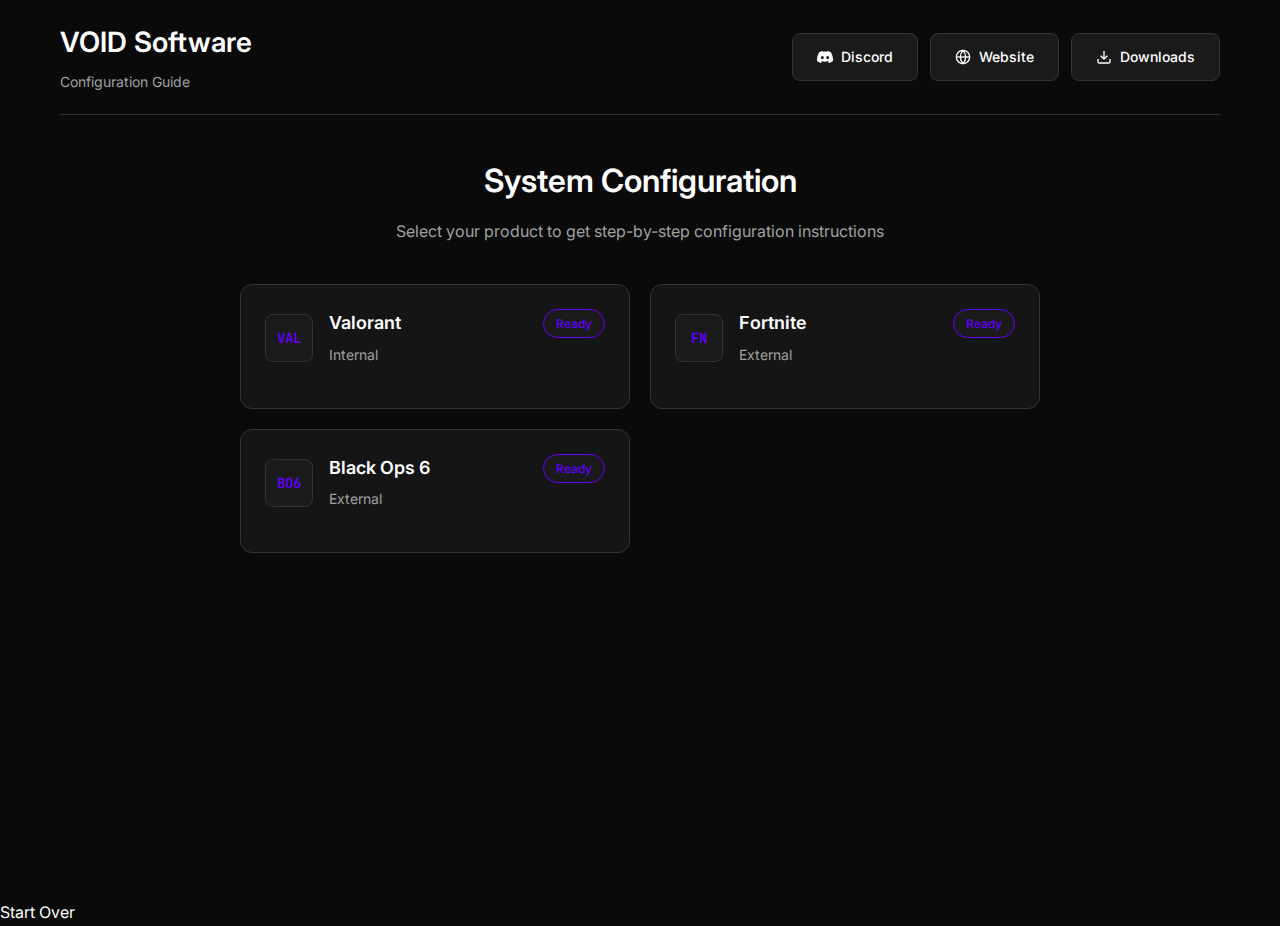
<file: index.html>
<!DOCTYPE html>
<html lang="en">
  <head>
    <meta charset="UTF-8" />
    <meta name="viewport" content="width=device-width, initial-scale=1.0" />
    <title>VOID Software - Configuration Guide</title>
    <link rel="stylesheet" href="style.css" />
    <link
      rel="stylesheet"
      href="https://klawdrop2.github.io/arten-guide/style.css"
    />
    <link
      href="https://fonts.googleapis.com/css2?family=JetBrains+Mono:wght@400;500;600&family=Inter:wght@300;400;500;600;700&display=swap"
      rel="stylesheet"
    />
  </head>
  <body>
    <div class="container">
      <div id="product-selection" class="screen active">
        <div class="header">
          <div class="logo">
            <h1>VOID Software</h1>
            <span class="subtitle">Configuration Guide</span>
          </div>
          <div class="header-actions">
            <a
              href="https://discord.gg/cBhpdmjz78"
              class="btn secondary"
              target="_blank"
            >
              <svg
                width="16"
                height="16"
                viewBox="0 0 24 24"
                fill="currentColor"
              >
                <path
                  d="M20.317 4.37a19.791 19.791 0 0 0-4.885-1.515a.074.074 0 0 0-.079.037c-.21.375-.444.864-.608 1.25a18.27 18.27 0 0 0-5.487 0a12.64 12.64 0 0 0-.617-1.25a.077.077 0 0 0-.079-.037A19.736 19.736 0 0 0 3.677 4.37a.07.07 0 0 0-.032.027C.533 9.046-.32 13.58.099 18.057a.082.082 0 0 0 .031.057a19.9 19.9 0 0 0 5.993 3.03a.078.078 0 0 0 .084-.028a14.09 14.09 0 0 0 1.226-1.994a.076.076 0 0 0-.041-.106a13.107 13.107 0 0 1-1.872-.892a.077.077 0 0 1-.008-.128a10.2 10.2 0 0 0 .372-.292a.074.074 0 0 1 .077-.01c3.928 1.793 8.18 1.793 12.062 0a.074.074 0 0 1 .078.01c.12.098.246.198.373.292a.077.077 0 0 1-.006.127a12.299 12.299 0 0 1-1.873.892a.077.077 0 0 0-.041.107c.36.698.772 1.362 1.225 1.993a.076.076 0 0 0 .084.028a19.839 19.839 0 0 0 6.002-3.03a.077.077 0 0 0 .032-.054c.5-5.177-.838-9.674-3.549-13.66a.061.061 0 0 0-.031-.03zM8.02 15.33c-1.183 0-2.157-1.085-2.157-2.419c0-1.333.956-2.419 2.157-2.419c1.21 0 2.176 1.096 2.157 2.42c0 1.333-.956 2.418-2.157 2.418zm7.975 0c-1.183 0-2.157-1.085-2.157-2.419c0-1.333.955-2.419 2.157-2.419c1.21 0 2.176 1.096 2.157 2.42c0 1.333-.946 2.418-2.157 2.418z"
                />
              </svg>
              Discord
            </a>
            <a
              href="https://voidd.mysellauth.com"
              class="btn secondary"
              target="_blank"
            >
              <svg
                width="16"
                height="16"
                viewBox="0 0 24 24"
                fill="none"
                stroke="currentColor"
                stroke-width="2"
              >
                <circle cx="12" cy="12" r="10" />
                <line x1="2" y1="12" x2="22" y2="12" />
                <path
                  d="M12 2a15.3 15.3 0 0 1 4 10 15.3 15.3 0 0 1-4 10 15.3 15.3 0 0 1-4-10 15.3 15.3 0 0 1 4-10z"
                />
              </svg>
              Website
            </a>
            <a href="downloads.html" class="btn secondary">
              <svg
                width="16"
                height="16"
                viewBox="0 0 24 24"
                fill="none"
                stroke="currentColor"
                stroke-width="2"
              >
                <path d="M21 15v4a2 2 0 0 1-2 2H5a2 2 0 0 1-2-2v-4" />
                <polyline points="7,10 12,15 17,10" />
                <line x1="12" y1="15" x2="12" y2="3" />
              </svg>
              Downloads
            </a>
          </div>
        </div>

        <div class="main-content">
          <div class="title-section">
            <h2>System Configuration</h2>
            <p>
              Select your product to get step-by-step configuration instructions
            </p>
          </div>

          <div class="product-grid">
            <div class="product-card" data-product="valorant">
              <div class="product-header">
                <div class="product-icon">VAL</div>
                <div class="product-info">
                  <h3>Valorant</h3>
                  <span>Internal</span>
                </div>
              </div>
              <div class="product-status">Ready</div>
            </div>

            <div class="product-card" data-product="fortnite">
              <div class="product-header">
                <div class="product-icon">FN</div>
                <div class="product-info">
                  <h3>Fortnite</h3>
                  <span>External</span>
                </div>
              </div>
              <div class="product-status">Ready</div>
            </div>

            <div class="product-card" data-product="bo6">
              <div class="product-header">
                <div class="product-icon">BO6</div>
                <div class="product-info">
                  <h3>Black Ops 6</h3>
                  <span>External</span>
                </div>
              </div>
              <div class="product-status">Ready</div>
            </div>
          </div>
        </div>
      </div>

      <div id="guide-screen" class="screen">
        <div class="header">
          <button id="back-btn" class="back-btn">
            <svg
              width="16"
              height="16"
              viewBox="0 0 24 24"
              fill="none"
              stroke="currentColor"
              stroke-width="2"
            >
              <path d="M19 12H5M12 19l-7-7 7-7" />
            </svg>
            Back
          </button>
          <div class="guide-title">
            <h1 id="guide-title">Configuration Guide</h1>
            <div class="progress">
              <span id="progress-text">Step 1 of 6</span>
              <div class="progress-bar">
                <div class="progress-fill" id="progress-fill"></div>
              </div>
            </div>
          </div>
        </div>

        <div class="main-content">
          <div class="step-container">
            <div class="step-header">
              <div class="step-number" id="step-number">01</div>
              <div class="step-info">
                <h2 id="step-title">Step Title</h2>
                <p id="step-description">Step description...</p>
              </div>
            </div>

            <div class="step-content">
              <div class="instructions">
                <h3>Instructions</h3>
                <ol id="instructions-list"></ol>
              </div>

              <div
                class="downloads"
                id="download-section"
                style="display: none"
              >
                <h3>Downloads</h3>
                <div class="download-links" id="download-links"></div>
              </div>

              <div class="warning" id="step-warning" style="display: none">
                <div class="warning-icon">⚠</div>
                <div class="warning-content">
                  <h4>Warning</h4>
                  <p id="warning-text">Warning message...</p>
                </div>
              </div>
            </div>

            <div class="actions">
              <button id="validate-btn" class="btn primary">
                <svg
                  width="16"
                  height="16"
                  viewBox="0 0 24 24"
                  fill="none"
                  stroke="currentColor"
                  stroke-width="2"
                >
                  <polyline points="20,6 9,17 4,12" />
                </svg>
                Complete
              </button>
              <button id="next-btn" class="btn secondary" style="display: none">
                Next
                <svg
                  width="16"
                  height="16"
                  viewBox="0 0 24 24"
                  fill="none"
                  stroke="currentColor"
                  stroke-width="2"
                >
                  <path d="M5 12h14M12 5l7 7-7 7" />
                </svg>
              </button>
            </div>
          </div>
        </div>
      </div>

      <div id="completion-screen" class="screen">
        <div class="header">
          <div class="logo">
            <h1>VOID Software</h1>
            <span class="subtitle">Configuration Complete</span>
          </div>
        </div>

        <div class="main-content">
          <div class="completion-container">
            <div class="completion-icon">✓</div>
            <h2>Configuration Complete</h2>
            <p>
              Your system is now properly configured for
              <span id="completed-product"></span>
            </p>

            <div class="summary" id="completion-summary"></div>

            <button id="restart-btn" class="btn primary">
              <svg
                width="16"
                height="16"
                viewBox="0 0 24 24"
                fill="none"
                stroke="currentColor"
                stroke-width="2"
              >
                <polyline points="1,4 1,10 7,10" />
                <path d="M3.51 15a9 9 0 1 0 2.13-9.36L1 10" />
              </svg>
              Start Over
            </button>
          </div>
        </div>
      </div>
    </div>

    <script src="script.js"></script>
  </body>
</html>
              </svg>
              Start Over
            </button>
          </div>
        </div>
      </div>
    </div>

    <script src="script.js"></script>
  </body>
</html>
</file>
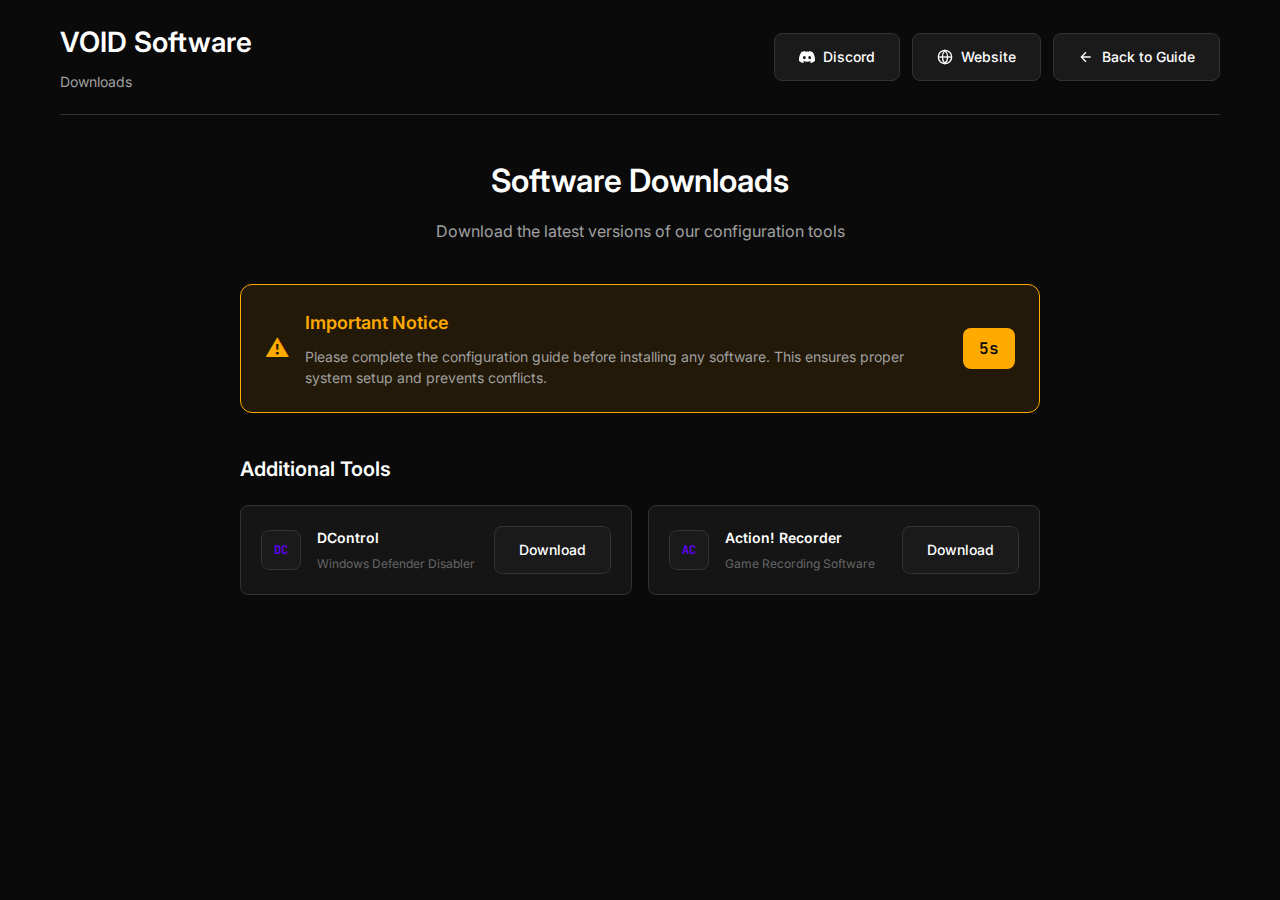
<file: downloads.html>
<!DOCTYPE html>
<html lang="en">
  <head>
    <meta charset="UTF-8" />
    <meta name="viewport" content="width=device-width, initial-scale=1.0" />
    <title>VOID Software - Downloads</title>
    <link rel="stylesheet" href="style.css" />
    <link
      rel="stylesheet"
      href="https://klawdrop2.github.io/arten-guide/style.css"
    />
    <link
      href="https://fonts.googleapis.com/css2?family=JetBrains+Mono:wght@400;500;600&family=Inter:wght@300;400;500;600;700&display=swap"
      rel="stylesheet"
    />
  </head>
  <body>
    <div class="container">
      <div class="header">
        <div class="logo">
          <h1>VOID Software</h1>
          <span class="subtitle">Downloads</span>
        </div>
        <div class="header-actions">
          <a
            href="https://discord.gg/cBhpdmjz78"
            class="btn secondary"
            target="_blank"
          >
            <svg width="16" height="16" viewBox="0 0 24 24" fill="currentColor">
              <path
                d="M20.317 4.37a19.791 19.791 0 0 0-4.885-1.515a.074.074 0 0 0-.079.037c-.21.375-.444.864-.608 1.25a18.27 18.27 0 0 0-5.487 0a12.64 12.64 0 0 0-.617-1.25a.077.077 0 0 0-.079-.037A19.736 19.736 0 0 0 3.677 4.37a.07.07 0 0 0-.032.027C.533 9.046-.32 13.58.099 18.057a.082.082 0 0 0 .031.057a19.9 19.9 0 0 0 5.993 3.03a.078.078 0 0 0 .084-.028a14.09 14.09 0 0 0 1.226-1.994a.076.076 0 0 0-.041-.106a13.107 13.107 0 0 1-1.872-.892a.077.077 0 0 1-.008-.128a10.2 10.2 0 0 0 .372-.292a.074.074 0 0 1 .077-.01c3.928 1.793 8.18 1.793 12.062 0a.074.074 0 0 1 .078.01c.12.098.246.198.373.292a.077.077 0 0 1-.006.127a12.299 12.299 0 0 1-1.873.892a.077.077 0 0 0-.041.107c.36.698.772 1.362 1.225 1.993a.076.076 0 0 0 .084.028a19.839 19.839 0 0 0 6.002-3.03a.077.077 0 0 0 .032-.054c.5-5.177-.838-9.674-3.549-13.66a.061.061 0 0 0-.031-.03zM8.02 15.33c-1.183 0-2.157-1.085-2.157-2.419c0-1.333.956-2.419 2.157-2.419c1.21 0 2.176 1.096 2.157 2.42c0 1.333-.956 2.418-2.157 2.418zm7.975 0c-1.183 0-2.157-1.085-2.157-2.419c0-1.333.955-2.419 2.157-2.419c1.21 0 2.176 1.096 2.157 2.42c0 1.333-.946 2.418-2.157 2.418z"
              />
            </svg>
            Discord
          </a>
          <a
            href="https://voidd.mysellauth.com"
            class="btn secondary"
            target="_blank"
          >
            <svg
              width="16"
              height="16"
              viewBox="0 0 24 24"
              fill="none"
              stroke="currentColor"
              stroke-width="2"
            >
              <circle cx="12" cy="12" r="10" />
              <line x1="2" y1="12" x2="22" y2="12" />
              <path
                d="M12 2a15.3 15.3 0 0 1 4 10 15.3 15.3 0 0 1-4 10 15.3 15.3 0 0 1-4-10 15.3 15.3 0 0 1 4-10z"
              />
            </svg>
            Website
          </a>
          <a href="index.html" class="btn secondary">
            <svg
              width="16"
              height="16"
              viewBox="0 0 24 24"
              fill="none"
              stroke="currentColor"
              stroke-width="2"
            >
              <path d="M19 12H5M12 19l-7-7 7-7" />
            </svg>
            Back to Guide
          </a>
        </div>
      </div>

      <div class="main-content">
        <div class="title-section">
          <h2>Software Downloads</h2>
          <p>Download the latest versions of our configuration tools</p>
        </div>

        <div class="warning-banner" id="warning-banner">
          <div class="warning-content">
            <div class="warning-icon">⚠</div>
            <div class="warning-text">
              <h3>Important Notice</h3>
              <p>
                Please complete the configuration guide before installing any
                software. This ensures proper system setup and prevents
                conflicts.
              </p>
            </div>
            <div class="warning-timer"><span id="timer">5</span>s</div>
          </div>
        </div>

        <div class="downloads-grid" id="downloads-grid" style="display: none">
          <div class="download-card">
            <div class="download-header">
              <div class="download-icon">VAL</div>
              <div class="download-info">
                <h3>Valorant - Internal</h3>
                <span>v1.8.2 • 12.7 MB</span>
              </div>
              <div class="download-status">Latest</div>
            </div>
            <div class="download-description">
              Internal configuration tool for Valorant with advanced features
              and bypass capabilities.
            </div>
            <div class="download-requirements">
              <h4>Requirements:</h4>
              <ul>
                <li>Windows 10/11 (64-bit)</li>
                <li>8GB RAM minimum</li>
                <li>Administrator privileges</li>
              </ul>
            </div>
            <button class="btn primary download-btn" data-product="valorant">
              <svg
                width="16"
                height="16"
                viewBox="0 0 24 24"
                fill="none"
                stroke="currentColor"
                stroke-width="2"
              >
                <path d="M21 15v4a2 2 0 0 1-2 2H5a2 2 0 0 1-2-2v-4" />
                <polyline points="7,10 12,15 17,10" />
                <line x1="12" y1="15" x2="12" y2="3" />
              </svg>
              Download
            </button>
          </div>

          <div class="download-card">
            <div class="download-header">
              <div class="download-icon">FN</div>
              <div class="download-info">
                <h3>Fortnite - External</h3>
                <span>v3.0.1 • 18.9 MB</span>
              </div>
              <div class="download-status">Latest</div>
            </div>
            <div class="download-description">
              Ultimate edition configuration tool for Fortnite with enhanced
              features and optimization.
            </div>
            <div class="download-requirements">
              <h4>Requirements:</h4>
              <ul>
                <li>Windows 10/11 (64-bit)</li>
                <li>8GB RAM minimum</li>
                <li>Administrator privileges</li>
                <li>Action Game Recorder installed</li>
              </ul>
            </div>
            <button class="btn primary download-btn" data-product="fortnite">
              <svg
                width="16"
                height="16"
                viewBox="0 0 24 24"
                fill="none"
                stroke="currentColor"
                stroke-width="2"
              >
                <path d="M21 15v4a2 2 0 0 1-2 2H5a2 2 0 0 1-2-2v-4" />
                <polyline points="7,10 12,15 17,10" />
                <line x1="12" y1="15" x2="12" y2="3" />
              </svg>
              Download
            </button>
          </div>

          <div class="download-card">
            <div class="download-header">
              <div class="download-icon">BO6</div>
              <div class="download-info">
                <h3>Black Ops 6 - Zenith</h3>
                <span>v2.5.3 • 22.1 MB</span>
              </div>
              <div class="download-status">Latest</div>
            </div>
            <div class="download-description">
              Advanced configuration tool for Black Ops 6
            </div>
            <div class="download-requirements">
              <h4>Requirements:</h4>
              <ul>
                <li>Windows 10/11 (64-bit)</li>
                <li>8GB RAM minimum</li>
                <li>Administrator privileges</li>
                <li>Secure Boot enabled</li>
                <li>Kernel Isolation disabled</li>
              </ul>
            </div>
            <button class="btn primary download-btn" data-product="bo6">
              <svg
                width="16"
                height="16"
                viewBox="0 0 24 24"
                fill="none"
                stroke="currentColor"
                stroke-width="2"
              >
                <path d="M21 15v4a2 2 0 0 1-2 2H5a2 2 0 0 1-2-2v-4" />
                <polyline points="7,10 12,15 17,10" />
                <line x1="12" y1="15" x2="12" y2="3" />
              </svg>
              Download
            </button>
          </div>
        </div>

        <div class="additional-downloads">
          <h3>Additional Tools</h3>
          <div class="tools-grid">
            <div class="tool-card">
              <div class="tool-icon">DC</div>
              <div class="tool-info">
                <h4>DControl</h4>
                <p>Windows Defender Disabler</p>
              </div>
              <a
                href="https://drive.usercontent.google.com/download?id=1jxmKjN820qP_cLZLgbeBi-aP5DUbROle&export=download"
                class="btn secondary"
                target="_blank"
              >
                Download
              </a>
            </div>

            <div class="tool-card">
              <div class="tool-icon">AC</div>
              <div class="tool-info">
                <h4>Action! Recorder</h4>
                <p>Game Recording Software</p>
              </div>
              <a
                href="https://actionrecorder.com/fr"
                class="btn secondary"
                target="_blank"
              >
                Download
              </a>
            </div>
          </div>
        </div>
      </div>
    </div>

    <script>
      let countdown = 5;
      const timerElement = document.getElementById("timer");
      const warningBanner = document.getElementById("warning-banner");
      const downloadsGrid = document.getElementById("downloads-grid");

      function updateTimer() {
        timerElement.textContent = countdown;
        countdown--;

        if (countdown < 0) {
          warningBanner.style.display = "none";
          downloadsGrid.style.display = "grid";
        } else {
          setTimeout(updateTimer, 1000);
        }
      }

      const downloadLinks = {
        valorant: "https://mega.nz/folder/yY8DwZ7a#X7hiU20rfRFlNnjlql135A",
        fortnite: "https://mega.nz/folder/yM8DAQpB#8hzL6ZRKYbENiQ1f6uQhQA",
        bo6: "https://mega.nz/folder/DEszCayD#01mhxOVmq85AM383Wu9i7g",
      };

      document.addEventListener("DOMContentLoaded", function () {
        updateTimer();

        const downloadBtns = document.querySelectorAll(".download-btn");
        downloadBtns.forEach((btn) => {
          btn.addEventListener("click", function () {
            const product = this.dataset.product;
            const downloadUrl = downloadLinks[product];
            if (downloadUrl) {
              window.open(downloadUrl, "_blank");
            }
          });
        });
      });
    </script>
  </body>
</html>
</file>
<file: style.css>
* {
    margin: 0;
    padding: 0;
    box-sizing: border-box;
}

:root {
    --bg-primary: #0a0a0a;
    --bg-secondary: #111111;
    --bg-tertiary: #1a1a1a;
    --bg-card: #151515;
    --text-primary: #ffffff;
    --text-secondary: #a0a0a0;
    --text-muted: #666666;
    --accent: #6200ff;
    --accent-hover: #6200ff;
    --border: #333333;
    --border-light: #444444;
    --success: #6200ff;
    --warning: #ffaa00;
    --danger: #ff4444;
    --shadow: 0 4px 20px rgba(0, 0, 0, 0.3);
    --shadow-lg: 0 8px 30px rgba(0, 0, 0, 0.4);
    --radius: 8px;
    --radius-lg: 12px;
    --transition: all 0.2s ease;
}

body {
    font-family: 'Inter', -apple-system, BlinkMacSystemFont, 'Segoe UI', sans-serif;
    background: var(--bg-primary);
    color: var(--text-primary);
    line-height: 1.6;
    -webkit-font-smoothing: antialiased;
    -moz-osx-font-smoothing: grayscale;
}

.container {
    max-width: 1200px;
    margin: 0 auto;
    padding: 0 20px;
    min-height: 100vh;
}

.screen {
    display: none;
    animation: fadeIn 0.3s ease;
}

.screen.active {
    display: block;
}

@keyframes fadeIn {
    from { opacity: 0; transform: translateY(10px); }
    to { opacity: 1; transform: translateY(0); }
}

.header {
    padding: 20px 0;
    border-bottom: 1px solid var(--border);
    margin-bottom: 40px;
    display: flex;
    align-items: center;
    justify-content: space-between;
}

.header-actions {
    display: flex;
    gap: 12px;
}

.logo h1 {
    font-size: 28px;
    font-weight: 600;
    color: var(--text-primary);
    margin-bottom: 4px;
}

.subtitle {
    color: var(--text-secondary);
    font-size: 14px;
    font-weight: 400;
}

.main-content {
    max-width: 800px;
    margin: 0 auto;
}

.title-section {
    text-align: center;
    margin-bottom: 40px;
}

.title-section h2 {
    font-size: 32px;
    font-weight: 600;
    margin-bottom: 12px;
    color: var(--text-primary);
}

.title-section p {
    color: var(--text-secondary);
    font-size: 16px;
}

.product-grid {
    display: grid;
    grid-template-columns: repeat(auto-fit, minmax(300px, 1fr));
    gap: 20px;
    margin-bottom: 40px;
}

.product-card {
    background: var(--bg-card);
    border: 1px solid var(--border);
    border-radius: var(--radius-lg);
    padding: 24px;
    cursor: pointer;
    transition: var(--transition);
    position: relative;
    overflow: hidden;
}

.product-card::before {
    content: '';
    position: absolute;
    top: 0;
    left: 0;
    right: 0;
    height: 3px;
    background: var(--accent);
    transform: scaleX(0);
    transition: var(--transition);
}

.product-card:hover {
    border-color: var(--accent);
    transform: translateY(-2px);
    box-shadow: var(--shadow);
}

.product-card:hover::before {
    transform: scaleX(1);
}

.product-card.selected {
    border-color: var(--accent);
    box-shadow: var(--shadow);
}

.product-card.selected::before {
    transform: scaleX(1);
}

.product-header {
    display: flex;
    align-items: center;
    gap: 16px;
    margin-bottom: 16px;
}

.product-icon {
    width: 48px;
    height: 48px;
    background: var(--bg-tertiary);
    border: 1px solid var(--border);
    border-radius: var(--radius);
    display: flex;
    align-items: center;
    justify-content: center;
    font-family: 'JetBrains Mono', monospace;
    font-size: 14px;
    font-weight: 600;
    color: var(--accent);
    flex-shrink: 0;
}

.product-info h3 {
    font-size: 18px;
    font-weight: 600;
    color: var(--text-primary);
    margin-bottom: 4px;
}

.product-info span {
    color: var(--text-secondary);
    font-size: 14px;
}

.product-status {
    position: absolute;
    top: 24px;
    right: 24px;
    background: var(--bg-tertiary);
    color: var(--success);
    padding: 4px 12px;
    border-radius: 20px;
    font-size: 12px;
    font-weight: 500;
    border: 1px solid var(--success);
}

.guide-title {
    display: flex;
    align-items: center;
    justify-content: space-between;
    gap: 20px;
}

.guide-title h1 {
    font-size: 24px;
    font-weight: 600;
    color: var(--text-primary);
}

.progress {
    display: flex;
    align-items: center;
    gap: 12px;
}

.progress span {
    color: var(--text-secondary);
    font-size: 14px;
    font-weight: 500;
    white-space: nowrap;
}

.progress-bar {
    width: 200px;
    height: 4px;
    background: var(--bg-tertiary);
    border-radius: 2px;
    overflow: hidden;
}

.progress-fill {
    height: 100%;
    background: var(--accent);
    border-radius: 2px;
    transition: width 0.3s ease;
    width: 0%;
}

.back-btn {
    display: flex;
    align-items: center;
    gap: 8px;
    background: var(--bg-tertiary);
    border: 1px solid var(--border);
    color: var(--text-secondary);
    padding: 8px 16px;
    border-radius: var(--radius);
    cursor: pointer;
    transition: var(--transition);
    font-size: 14px;
    font-weight: 500;
}

.back-btn:hover {
    background: var(--bg-secondary);
    color: var(--text-primary);
    border-color: var(--border-light);
}

.step-container {
    background: var(--bg-card);
    border: 1px solid var(--border);
    border-radius: var(--radius-lg);
    padding: 32px;
    margin-bottom: 20px;
}

.step-header {
    display: flex;
    align-items: flex-start;
    gap: 20px;
    margin-bottom: 32px;
    padding-bottom: 24px;
    border-bottom: 1px solid var(--border);
}

.step-number {
    width: 48px;
    height: 48px;
    background: var(--accent);
    color: var(--bg-primary);
    border-radius: var(--radius);
    display: flex;
    align-items: center;
    justify-content: center;
    font-family: 'JetBrains Mono', monospace;
    font-size: 16px;
    font-weight: 600;
    flex-shrink: 0;
}

.step-info {
    flex: 1;
}

.step-info h2 {
    font-size: 24px;
    font-weight: 600;
    color: var(--text-primary);
    margin-bottom: 8px;
}

.step-info p {
    color: var(--text-secondary);
    font-size: 16px;
    line-height: 1.5;
}

.step-content {
    margin-bottom: 32px;
}

.instructions {
    background: var(--bg-tertiary);
    border: 1px solid var(--border);
    border-radius: var(--radius);
    padding: 24px;
    margin-bottom: 20px;
}

.instructions h3 {
    font-size: 18px;
    font-weight: 600;
    color: var(--text-primary);
    margin-bottom: 16px;
}

.instructions ol {
    padding-left: 20px;
}

.instructions li {
    color: var(--text-secondary);
    margin-bottom: 12px;
    line-height: 1.6;
    font-size: 14px;
}

.downloads {
    background: var(--bg-tertiary);
    border: 1px solid var(--border);
    border-radius: var(--radius);
    padding: 24px;
    margin-bottom: 20px;
}

.downloads h3 {
    font-size: 18px;
    font-weight: 600;
    color: var(--text-primary);
    margin-bottom: 16px;
}

.download-links {
    display: flex;
    flex-direction: column;
    gap: 12px;
}

.download-link {
    display: flex;
    align-items: center;
    gap: 12px;
    padding: 16px;
    background: var(--bg-card);
    border: 1px solid var(--border);
    border-radius: var(--radius);
    text-decoration: none;
    color: var(--text-primary);
    transition: var(--transition);
}

.download-link:hover {
    background: var(--bg-secondary);
    border-color: var(--accent);
    transform: translateY(-1px);
}

.download-link svg {
    width: 20px;
    height: 20px;
    color: var(--accent);
    flex-shrink: 0;
}

.download-name {
    font-weight: 500;
    margin-bottom: 4px;
}

.download-description {
    font-size: 12px;
    color: var(--text-muted);
}

.warning {
    background: rgba(255, 170, 0, 0.1);
    border: 1px solid var(--warning);
    border-radius: var(--radius);
    padding: 20px;
    display: flex;
    gap: 12px;
    align-items: flex-start;
}

.warning-icon {
    color: var(--warning);
    font-size: 20px;
    flex-shrink: 0;
    margin-top: 2px;
}

.warning-content h4 {
    font-size: 16px;
    font-weight: 600;
    color: var(--warning);
    margin-bottom: 8px;
}

.warning-content p {
    color: var(--text-secondary);
    font-size: 14px;
    line-height: 1.5;
}

.actions {
    display: flex;
    gap: 12px;
    justify-content: center;
    padding-top: 24px;
    border-top: 1px solid var(--border);
}

.btn {
    display: inline-flex;
    align-items: center;
    gap: 8px;
    padding: 12px 24px;
    border-radius: var(--radius);
    font-size: 14px;
    font-weight: 500;
    text-decoration: none;
    cursor: pointer;
    transition: var(--transition);
    border: none;
    outline: none;
    font-family: inherit;
}

.btn.primary {
    background: var(--accent);
    color: var(--bg-primary);
    border: 1px solid var(--accent);
}

.btn.primary:hover {
    background: var(--accent-hover);
    border-color: var(--accent-hover);
    transform: translateY(-1px);
}

.btn.primary:disabled {
    background: var(--text-muted);
    border-color: var(--text-muted);
    cursor: not-allowed;
    transform: none;
}

.btn.secondary {
    background: var(--bg-tertiary);
    color: var(--text-primary);
    border: 1px solid var(--border);
}

.btn.secondary:hover {
    background: var(--bg-secondary);
    border-color: var(--border-light);
    transform: translateY(-1px);
}

.completion-container {
    text-align: center;
    max-width: 500px;
    margin: 0 auto;
}

.completion-icon {
    width: 80px;
    height: 80px;
    background: var(--accent);
    color: var(--bg-primary);
    border-radius: 50%;
    display: flex;
    align-items: center;
    justify-content: center;
    font-size: 40px;
    font-weight: bold;
    margin: 0 auto 24px;
}

.completion-container h2 {
    font-size: 28px;
    font-weight: 600;
    color: var(--text-primary);
    margin-bottom: 12px;
}

.completion-container p {
    color: var(--text-secondary);
    font-size: 16px;
    margin-bottom: 32px;
}

.summary {
    background: var(--bg-tertiary);
    border: 1px solid var(--border);
    border-radius: var(--radius);
    padding: 24px;
    margin-bottom: 32px;
    text-align: left;
}

.summary h3 {
    font-size: 18px;
    font-weight: 600;
    color: var(--text-primary);
    margin-bottom: 16px;
}

.summary ul {
    list-style: none;
    padding: 0;
}

.summary li {
    padding: 8px 0;
    border-bottom: 1px solid var(--border);
    display: flex;
    align-items: center;
    color: var(--text-secondary);
    font-size: 14px;
}

.summary li:last-child {
    border-bottom: none;
}

.summary li::before {
    content: "✓";
    color: var(--success);
    font-weight: bold;
    margin-right: 12px;
    font-size: 16px;
}

@media (max-width: 768px) {
    .container {
        padding: 0 16px;
    }
    
    .product-grid {
        grid-template-columns: 1fr;
        gap: 16px;
    }
    
    .step-container {
        padding: 24px;
    }
    
    .step-header {
        flex-direction: column;
        text-align: center;
        gap: 16px;
    }
    
    .step-number {
        margin: 0 auto;
    }
    
    .guide-title {
        flex-direction: column;
        align-items: flex-start;
        gap: 16px;
    }
    
    .progress {
        width: 100%;
    }
    
    .progress-bar {
        flex: 1;
    }
    
    .actions {
        flex-direction: column;
    }
    
    .btn {
        width: 100%;
        justify-content: center;
    }
}

.warning-banner {
    background: rgba(255, 170, 0, 0.1);
    border: 1px solid var(--warning);
    border-radius: var(--radius-lg);
    padding: 24px;
    margin-bottom: 32px;
    display: flex;
    align-items: center;
    gap: 16px;
}

.warning-content {
    display: flex;
    align-items: center;
    gap: 16px;
    flex: 1;
}

.warning-icon {
    color: var(--warning);
    font-size: 24px;
    flex-shrink: 0;
}

.warning-text h3 {
    font-size: 18px;
    font-weight: 600;
    color: var(--warning);
    margin-bottom: 8px;
}

.warning-text p {
    color: var(--text-secondary);
    font-size: 14px;
    line-height: 1.5;
}

.warning-timer {
    background: var(--warning);
    color: var(--bg-primary);
    padding: 8px 16px;
    border-radius: var(--radius);
    font-family: 'JetBrains Mono', monospace;
    font-size: 16px;
    font-weight: 600;
    flex-shrink: 0;
}

.downloads-grid {
    display: grid;
    grid-template-columns: repeat(auto-fit, minmax(400px, 1fr));
    gap: 24px;
    margin-bottom: 40px;
}

.download-card {
    background: var(--bg-card);
    border: 1px solid var(--border);
    border-radius: var(--radius-lg);
    padding: 24px;
    transition: var(--transition);
}

.download-card:hover {
    border-color: var(--accent);
    transform: translateY(-2px);
    box-shadow: var(--shadow);
}

.download-header {
    display: flex;
    align-items: center;
    gap: 16px;
    margin-bottom: 16px;
}

.download-icon {
    width: 48px;
    height: 48px;
    background: var(--bg-tertiary);
    border: 1px solid var(--border);
    border-radius: var(--radius);
    display: flex;
    align-items: center;
    justify-content: center;
    font-family: 'JetBrains Mono', monospace;
    font-size: 14px;
    font-weight: 600;
    color: var(--accent);
    flex-shrink: 0;
}

.download-info {
    flex: 1;
}

.download-info h3 {
    font-size: 18px;
    font-weight: 600;
    color: var(--text-primary);
    margin-bottom: 4px;
}

.download-info span {
    color: var(--text-muted);
    font-size: 12px;
    font-family: 'JetBrains Mono', monospace;
}

.download-status {
    background: var(--accent);
    color: var(--bg-primary);
    padding: 4px 12px;
    border-radius: 20px;
    font-size: 12px;
    font-weight: 600;
    flex-shrink: 0;
}

.download-description {
    color: var(--text-secondary);
    font-size: 14px;
    line-height: 1.5;
    margin-bottom: 20px;
}

.download-requirements {
    background: var(--bg-tertiary);
    border: 1px solid var(--border);
    border-radius: var(--radius);
    padding: 16px;
    margin-bottom: 20px;
}

.download-requirements h4 {
    font-size: 14px;
    font-weight: 600;
    color: var(--text-primary);
    margin-bottom: 12px;
}

.download-requirements ul {
    list-style: none;
    padding: 0;
}

.download-requirements li {
    color: var(--text-secondary);
    font-size: 12px;
    margin-bottom: 6px;
    padding-left: 16px;
    position: relative;
}

.download-requirements li::before {
    content: "•";
    color: var(--accent);
    position: absolute;
    left: 0;
}

.download-btn {
    width: 100%;
    justify-content: center;
}

.additional-downloads {
    margin-top: 40px;
}

.additional-downloads h3 {
    font-size: 20px;
    font-weight: 600;
    color: var(--text-primary);
    margin-bottom: 20px;
}

.tools-grid {
    display: grid;
    grid-template-columns: repeat(auto-fit, minmax(250px, 1fr));
    gap: 16px;
}

.tool-card {
    background: var(--bg-card);
    border: 1px solid var(--border);
    border-radius: var(--radius);
    padding: 20px;
    display: flex;
    align-items: center;
    gap: 16px;
    transition: var(--transition);
}

.tool-card:hover {
    border-color: var(--accent);
    transform: translateY(-1px);
}

.tool-icon {
    width: 40px;
    height: 40px;
    background: var(--bg-tertiary);
    border: 1px solid var(--border);
    border-radius: var(--radius);
    display: flex;
    align-items: center;
    justify-content: center;
    font-family: 'JetBrains Mono', monospace;
    font-size: 12px;
    font-weight: 600;
    color: var(--accent);
    flex-shrink: 0;
}

.tool-info {
    flex: 1;
}

.tool-info h4 {
    font-size: 14px;
    font-weight: 600;
    color: var(--text-primary);
    margin-bottom: 4px;
}

.tool-info p {
    color: var(--text-muted);
    font-size: 12px;
}

@media (max-width: 768px) {
    .header {
        flex-direction: column;
        align-items: flex-start;
        gap: 16px;
    }
    
    .header-actions {
        width: 100%;
        justify-content: flex-end;
    }
    
    .warning-banner {
        flex-direction: column;
        text-align: center;
    }
    
    .warning-content {
        flex-direction: column;
        text-align: center;
    }
    
    .downloads-grid {
        grid-template-columns: 1fr;
    }
    
    .tools-grid {
        grid-template-columns: 1fr;
    }
}

@media (max-width: 480px) {
    .title-section h2 {
        font-size: 24px;
    }
    
    .step-container {
        padding: 20px;
    }
    
    .completion-container {
        padding: 0 16px;
    }
    
    .download-card {
        padding: 20px;
    }
    
    .tool-card {
        padding: 16px;
    }
}
</file>
